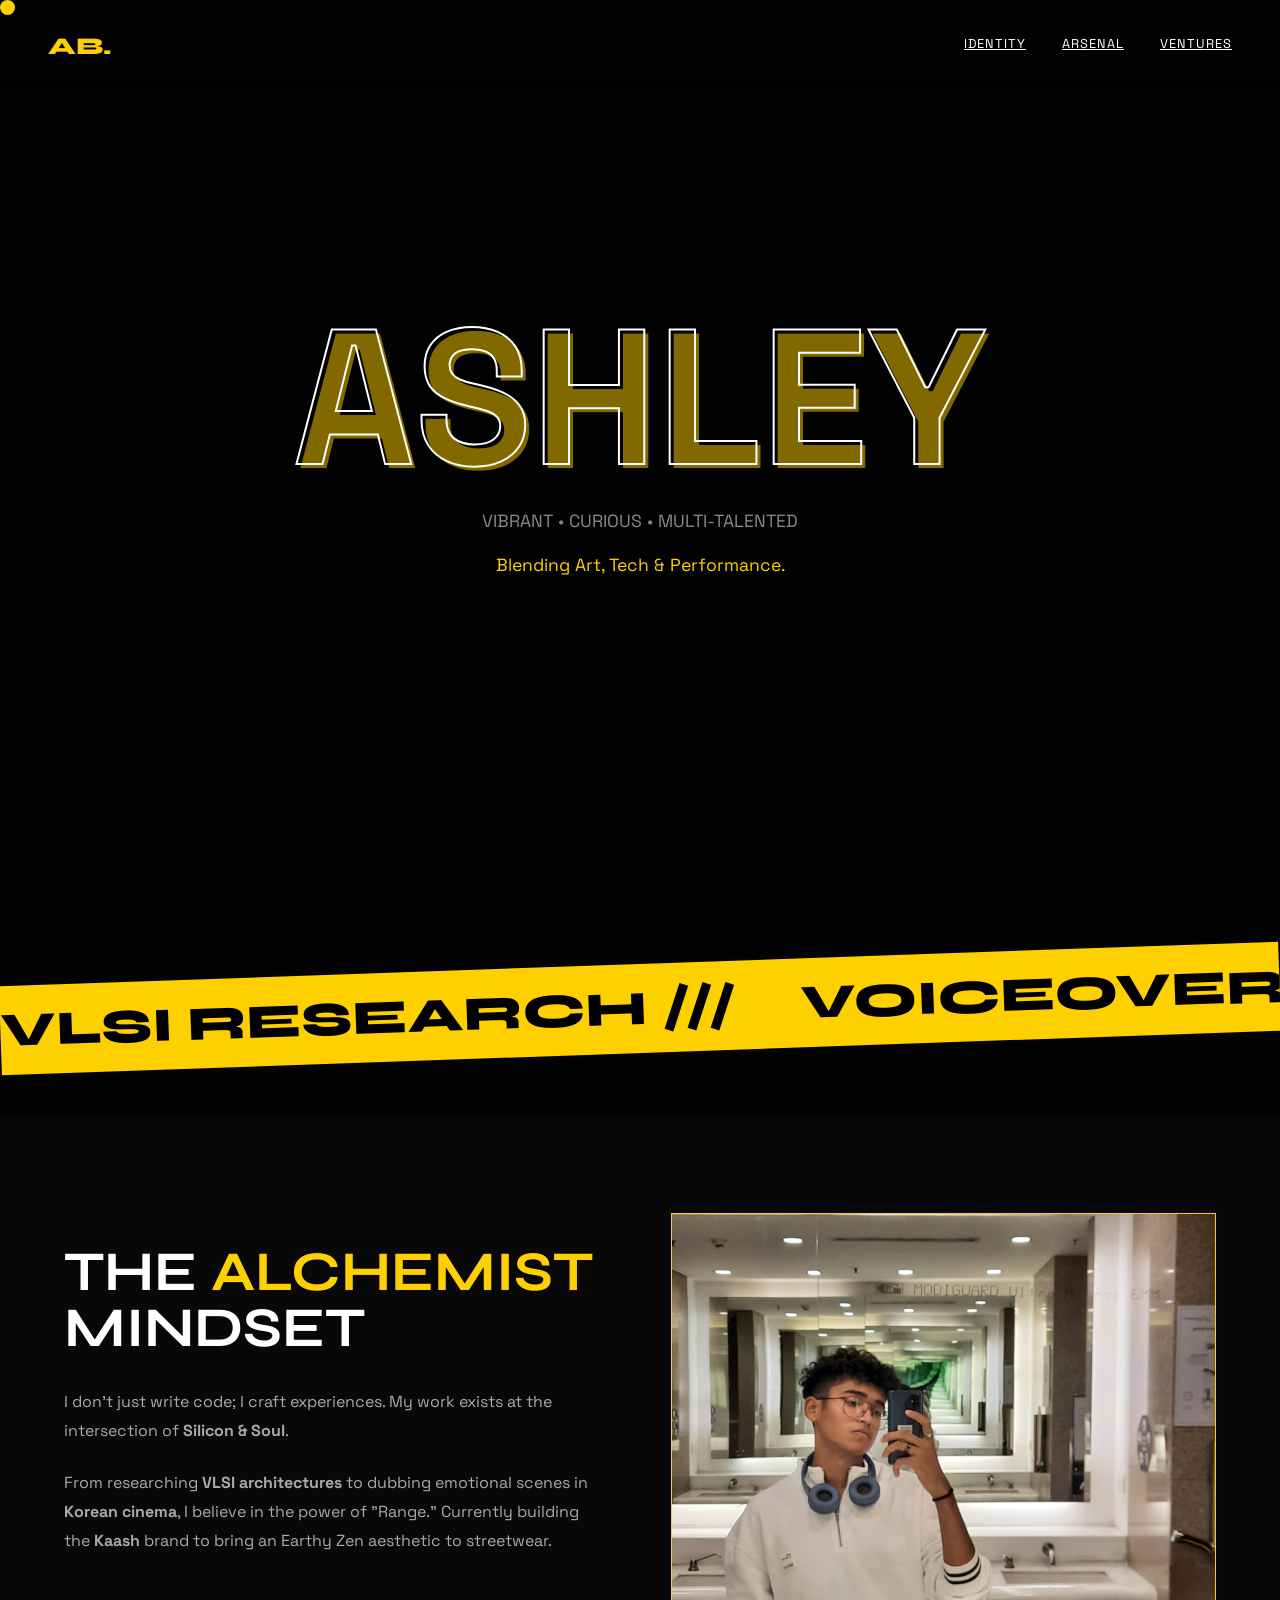
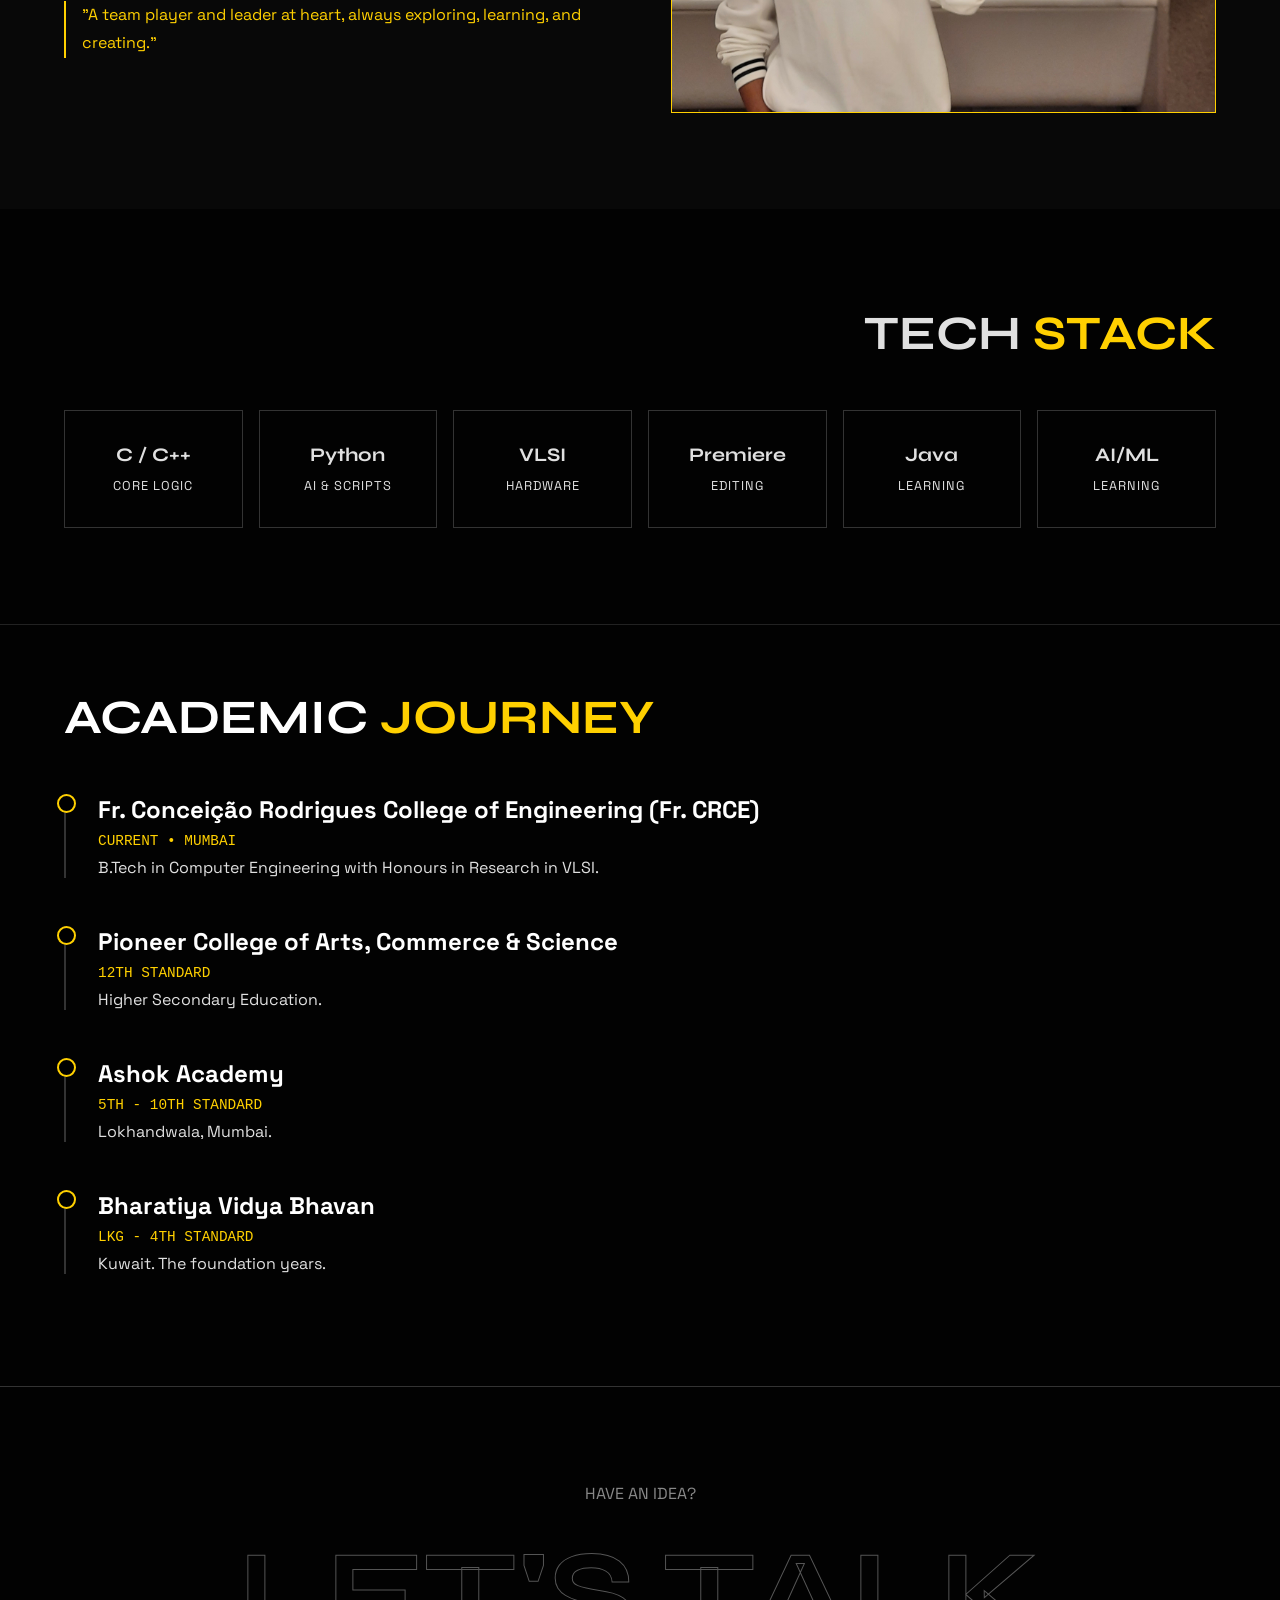
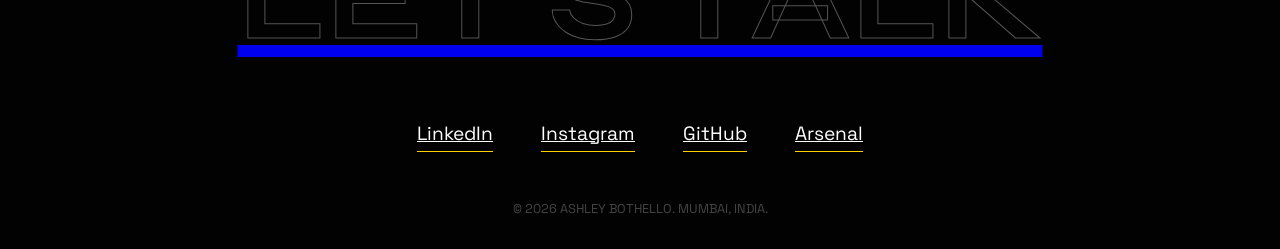
<file: index.html>
<!DOCTYPE html>
<html lang="en">
<head>
    <meta charset="UTF-8">
    <meta name="viewport" content="width=device-width, initial-scale=1.0">
    <title>Ashley Bothello | Portfolio</title>
    <link rel="stylesheet" href="style.css">
</head>
<body>

    <div class="cursor" id="cursor"></div>

    <nav>
        <div class="logo">AB.</div>
        <div class="nav-links">
            <a href="index.html">Identity</a>
            <a href="achievements.html">Arsenal</a>
            <a href="ventures.html">Ventures</a>
        </div>
    </nav>

    <section class="hero">
        <div class="glitch-name">ASHLEY</div>
        <div class="sub-hero">
            <p>VIBRANT • CURIOUS • MULTI-TALENTED</p>
            <p style="margin-top: 1rem; color: var(--gold);">
                Blending Art, Tech & Performance.
            </p>
        </div>
    </section>

    <div class="ticker-wrap">
        <div class="ticker">
            <div class="ticker-item">VLSI RESEARCH ///</div>
            <div class="ticker-item">VOICEOVER ARTIST ///</div>
            <div class="ticker-item">KAASH BRAND ///</div>
            <div class="ticker-item">PUBLIC SPEAKER ///</div>
            <div class="ticker-item">CINEMATOGRAPHY ///</div>
            <div class="ticker-item">WEB DEV ///</div>
        </div>
    </div>

    <section class="vision-section">
        <div class="vision-text">
            <h2>THE <span style="color:var(--gold)">ALCHEMIST</span><br>MINDSET</h2>
            <p>
                I don't just write code; I craft experiences. My work exists at the intersection of 
                <strong>Silicon & Soul</strong>.
            </p>
            <p>
                From researching <strong>VLSI architectures</strong> to dubbing emotional scenes in 
                <strong>Korean cinema</strong>, I believe in the power of "Range." 
                Currently building the <strong>Kaash</strong> brand to bring an Earthy Zen aesthetic to streetwear.
            </p>
            <br>
            <p style="color:var(--gold); border-left: 2px solid var(--gold); padding-left: 1rem;">
                "A team player and leader at heart, always exploring, learning, and creating."
            </p>
        </div>
        
        <div class="vision-img">
            <img src="profile.jpg" alt="Ashley Profile" style="width: 100%; height: 100%; object-fit: cover;">
        </div>
    </section>

    <section class="skills-section">
        <h2 style="font-family:'Syne'; font-size:3rem; text-align:right; margin-bottom: 2rem;">TECH <span style="color:var(--gold)">STACK</span></h2>
        
        <div class="skills-grid">
            <div class="skill-box">
                <h4>C / C++</h4>
                <span>Core Logic</span>
            </div>
            <div class="skill-box">
                <h4>Python</h4>
                <span>AI & Scripts</span>
            </div>
            <div class="skill-box">
                <h4>VLSI</h4>
                <span>Hardware</span>
            </div>
            <div class="skill-box">
                <h4>Premiere</h4>
                <span>Editing</span>
            </div>
            <div class="skill-box">
                <h4>Java</h4>
                <span>Learning</span>
            </div>
            <div class="skill-box">
                <h4>AI/ML</h4>
                <span>Learning</span>
            </div>
        </div>
    </section>

    <section class="timeline">
        <h2>ACADEMIC <span style="color:var(--gold)">JOURNEY</span></h2>

        <div class="checkpoint">
            <h3>Fr. Conceição Rodrigues College of Engineering (Fr. CRCE)</h3>
            <span>CURRENT • MUMBAI</span>
            <p>B.Tech in Computer Engineering with Honours in Research in VLSI.</p>
        </div>

        <div class="checkpoint">
            <h3>Pioneer College of Arts, Commerce & Science</h3>
            <span>12TH STANDARD</span>
            <p>Higher Secondary Education.</p>
        </div>

        <div class="checkpoint">
            <h3>Ashok Academy</h3>
            <span>5TH - 10TH STANDARD</span>
            <p>Lokhandwala, Mumbai.</p>
        </div>

        <div class="checkpoint">
            <h3>Bharatiya Vidya Bhavan</h3>
            <span>LKG - 4TH STANDARD</span>
            <p>Kuwait. The foundation years.</p>
        </div>
    </section>

    <footer class="big-footer">
        <p style="color:#888; margin-bottom:1rem;">HAVE AN IDEA?</p>
        <a href="mailto:ashleybothello2006@gmail.com">
            <h2>LET'S TALK</h2>
        </a>

        <div class="footer-links">
            <a href="#">LinkedIn</a>
            <a href="#">Instagram</a>
            <a href="#">GitHub</a>
            <a href="achievements.html">Arsenal</a>
        </div>

        <p style="color:#444; font-size:0.8rem;">
            © 2026 ASHLEY BOTHELLO. MUMBAI, INDIA.
        </p>
    </footer>

    <script>
        const cursor = document.getElementById("cursor");
        document.addEventListener("mousemove", (e) => {
            cursor.style.left = e.clientX + "px";
            cursor.style.top = e.clientY + "px";
        });
    </script>
</body>
</html>
</file>
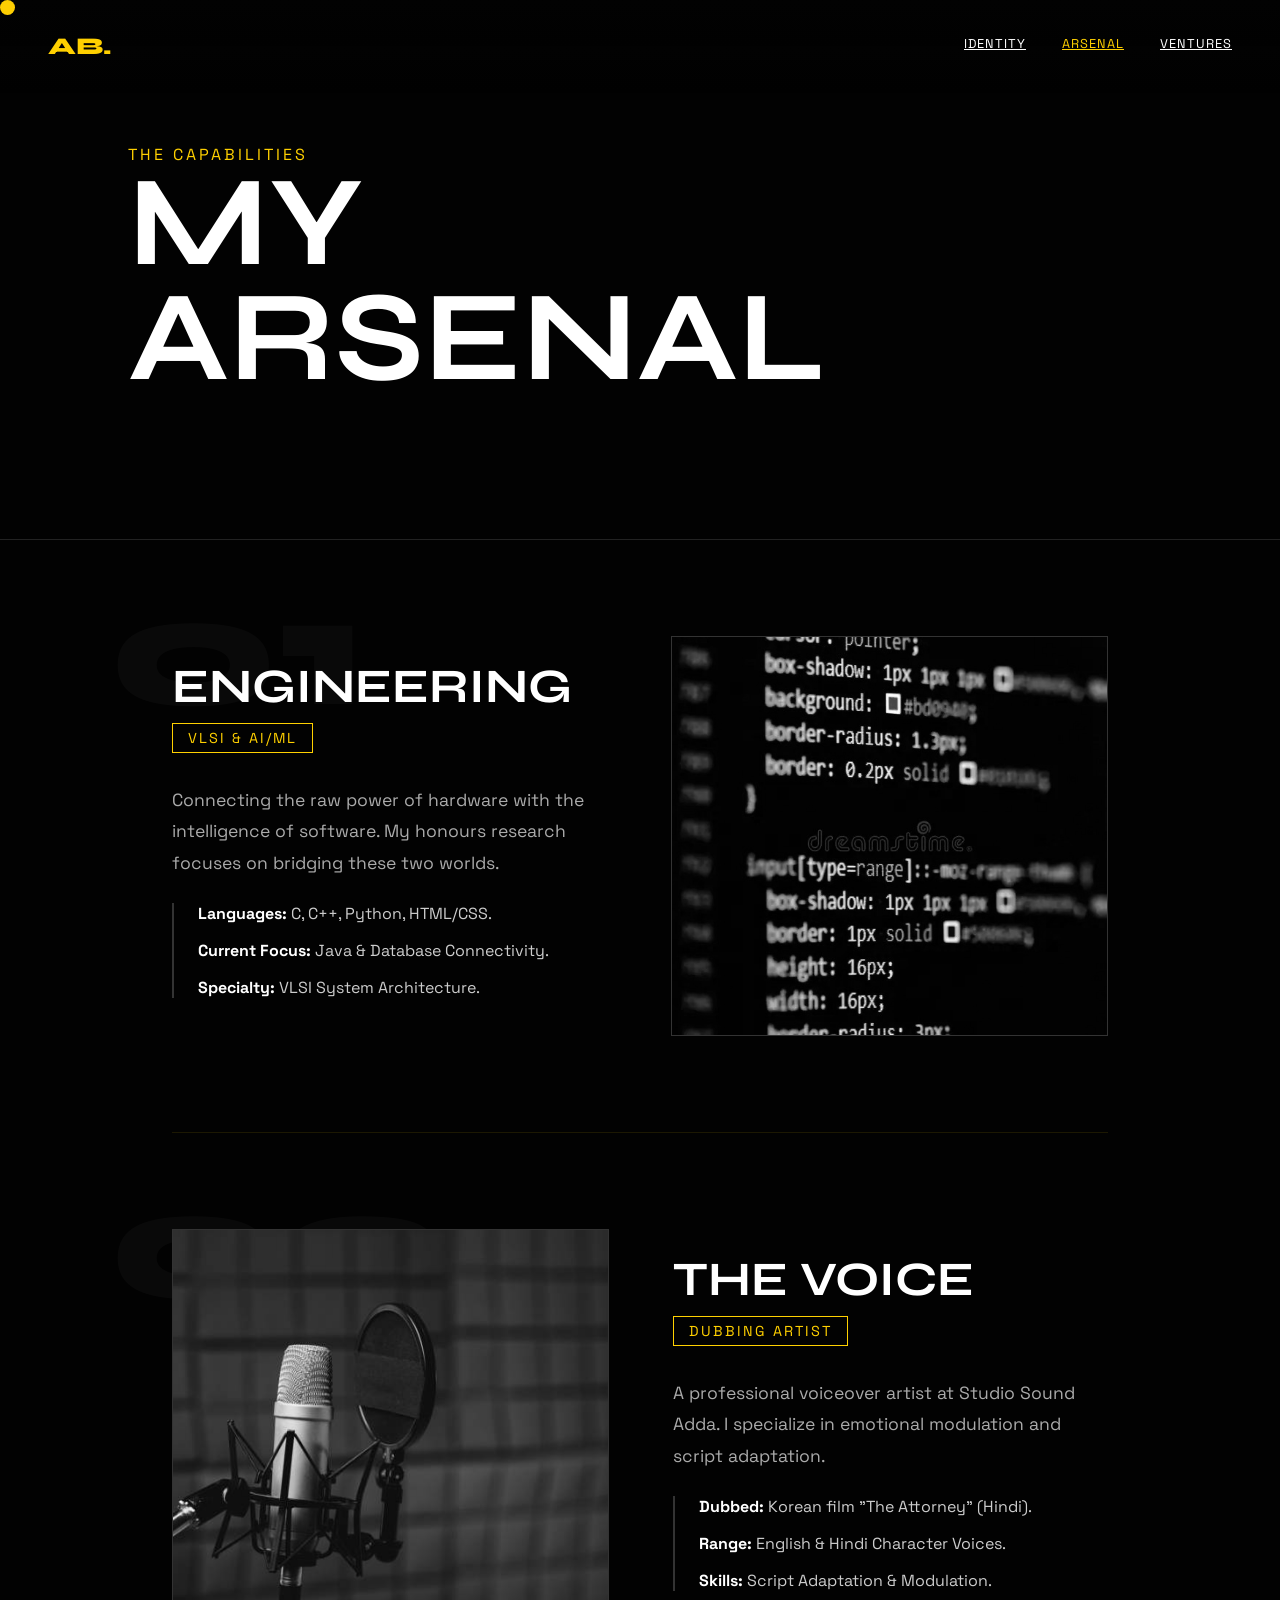
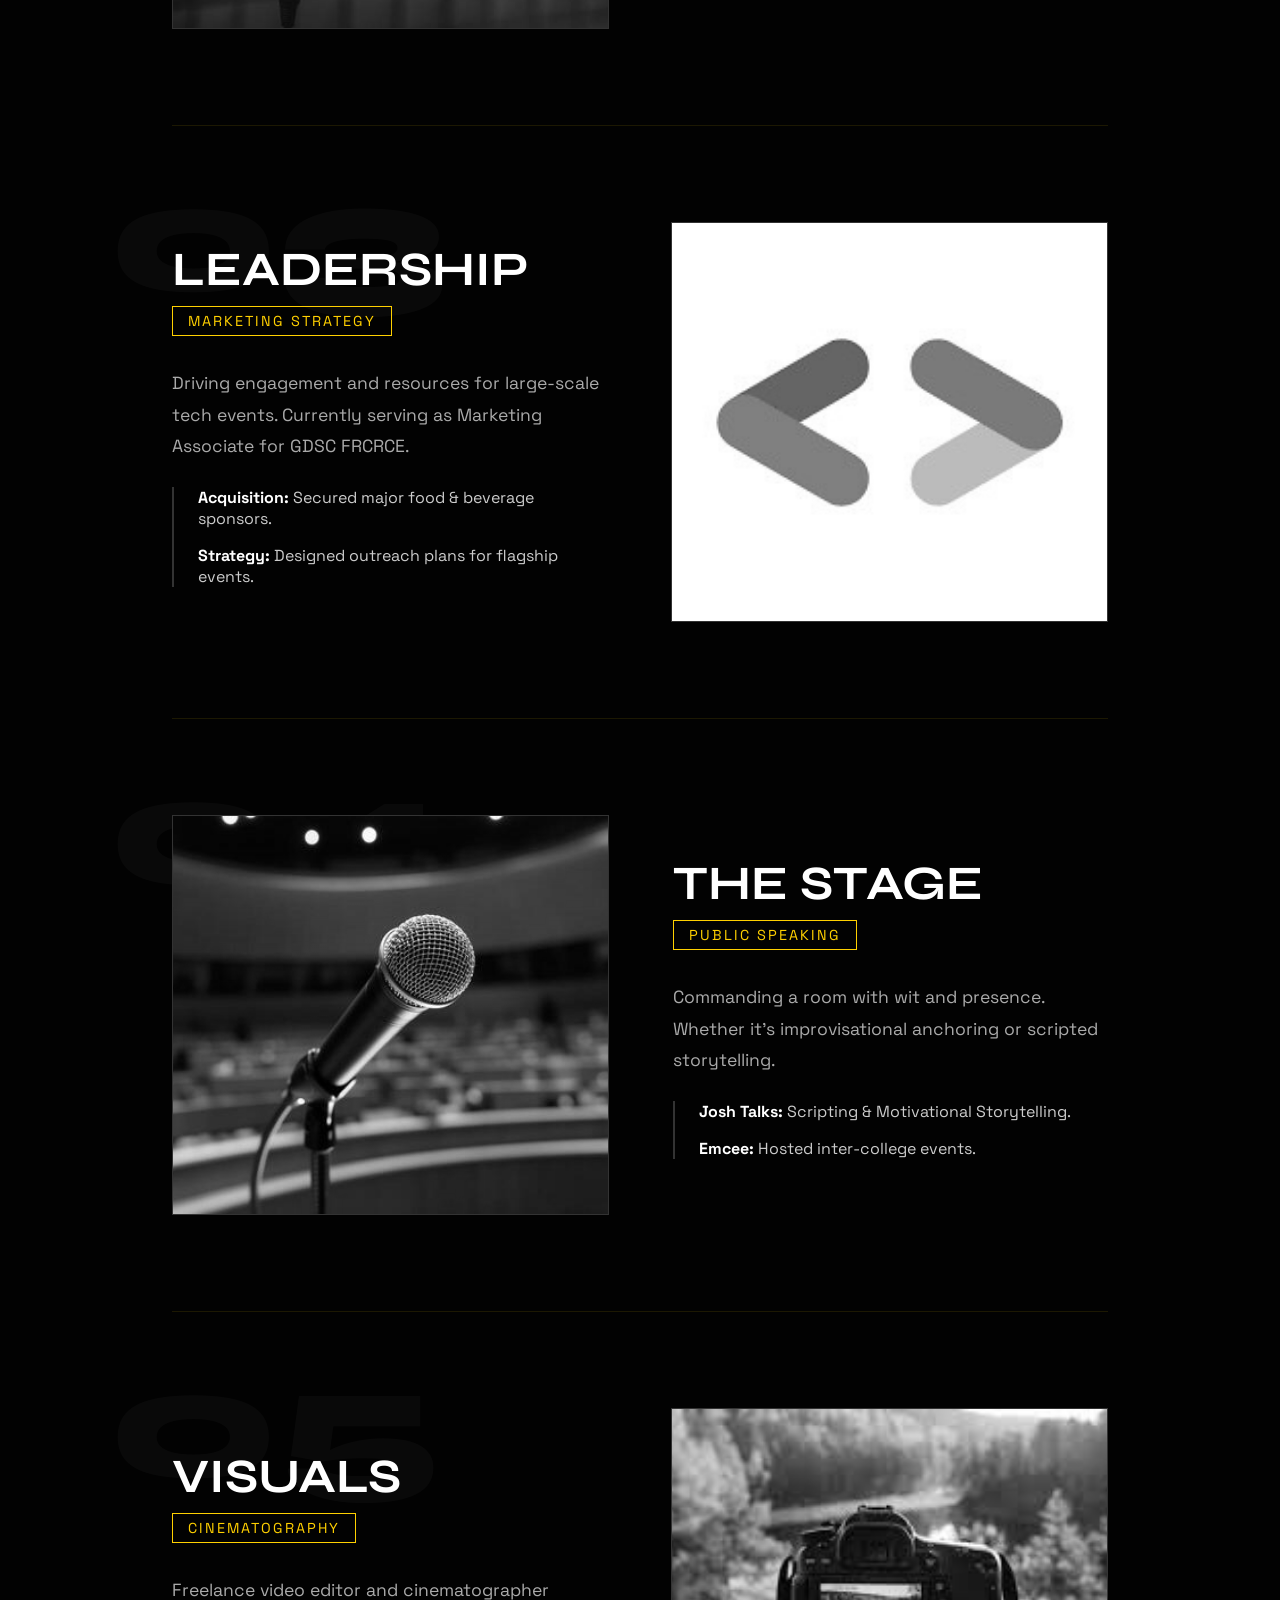
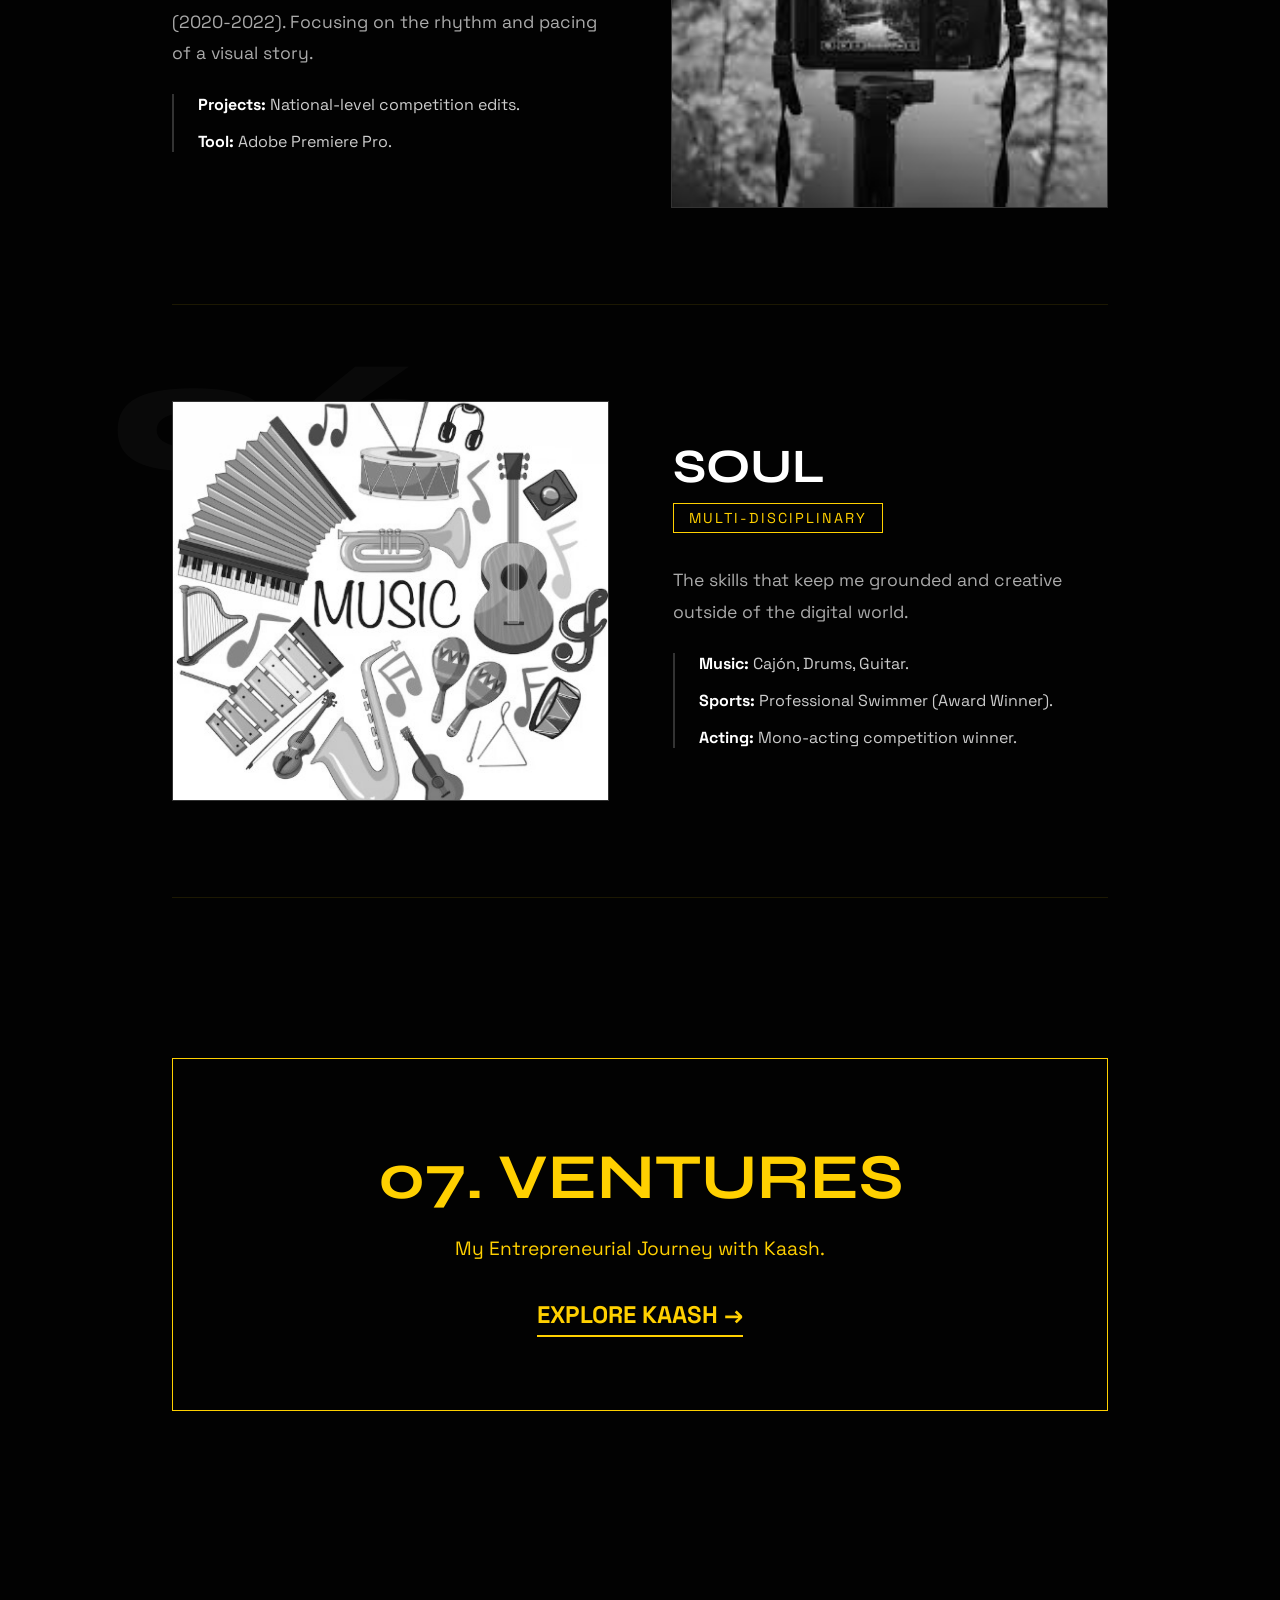
<file: achievements.html>
<!DOCTYPE html>
<html lang="en">
<head>
    <meta charset="UTF-8">
    <meta name="viewport" content="width=device-width, initial-scale=1.0">
    <title>The Arsenal | Ashley Bothello</title>
    <link rel="stylesheet" href="style.css">
    <style>
        /* --- PAGE SPECIFIC STYLES --- */
        .arsenal-container {
            max-width: 1000px;
            margin: 0 auto;
            padding: 0 2rem 8rem 2rem;
        }

        /* FLEXBOX SETTINGS */
        .chapter {
            position: relative;
            padding: 6rem 0;
            border-bottom: 1px solid rgba(255, 215, 0, 0.1);
            display: flex;
            align-items: center;
            gap: 4rem;
            
            /* ANIMATION STARTING STATE */
            opacity: 0;
            transform: translateY(50px);
            transition: all 0.8s ease-out;
        }

        /* REVEAL STATE (Triggered by JS) */
        .chapter.visible {
            opacity: 1;
            transform: translateY(0);
        }

        .chapter-num {
            position: absolute;
            top: 2rem;
            left: -4rem;
            font-family: 'Syne', sans-serif;
            font-size: 10rem;
            font-weight: 800;
            color: rgba(255, 255, 255, 0.03);
            z-index: -1;
            line-height: 1;
        }

        .chapter-content {
            flex: 1;
            position: relative;
            z-index: 2;
        }

        .chapter h2 {
            font-family: 'Syne', sans-serif;
            font-size: 3rem;
            color: #fff;
            margin-bottom: 0.5rem;
            text-transform: uppercase;
        }

        .chapter-role {
            font-family: 'Space Grotesk', sans-serif;
            color: var(--gold);
            text-transform: uppercase;
            letter-spacing: 2px;
            font-size: 0.9rem;
            margin-bottom: 2rem;
            display: inline-block;
            border: 1px solid var(--gold);
            padding: 5px 15px;
        }

        .chapter p {
            color: #aaa;
            line-height: 1.8;
            font-size: 1.1rem;
            margin-bottom: 1.5rem;
        }

        .spec-list {
            list-style: none;
            border-left: 2px solid #333;
            padding-left: 1.5rem;
        }

        .spec-list li {
            margin-bottom: 1rem;
            color: #ccc;
            font-size: 1rem;
        }

        .spec-list strong { color: #fff; }

        .chapter-img {
            flex: 1;
            min-width: 300px;
            height: 400px;
            object-fit: cover;
            border: 1px solid #333;
            filter: grayscale(100%);
            transition: 0.5s;
        }

        .chapter:hover .chapter-img {
            filter: grayscale(0%);
            border-color: var(--gold);
        }

        /* --- KAASH HOVER EFFECT --- */
        .ventures-box {
            border: 1px solid var(--gold); 
            padding: 5rem 2rem; 
            margin-top: 4rem; 
            color: var(--gold);
            transition: 0.4s ease-in-out;
            cursor: pointer;
        }

        .ventures-box h2, .ventures-box p, .ventures-box a {
            transition: 0.4s ease-in-out;
            color: var(--gold);
        }
        
        /* When Hovered */
        .ventures-box:hover {
            background-color: var(--gold);
            transform: scale(1.02);
        }

        .ventures-box:hover h2, 
        .ventures-box:hover p, 
        .ventures-box:hover a {
            color: #000 !important;
        }
        
        .ventures-box:hover a {
            border-color: #000 !important;
        }

        /* MOBILE FIX */
        @media (max-width: 768px) {
            .chapter { flex-direction: column-reverse !important; text-align: left; padding: 4rem 0; gap: 2rem; }
            .chapter-num { font-size: 6rem; top: 0; left: 0; }
            .chapter-img { width: 100%; height: 250px; }
        }
    </style>
</head>
<body>

    <div class="cursor" id="cursor"></div>

    <nav>
        <div class="logo">AB.</div>
        <div class="nav-links">
            <a href="index.html">Identity</a>
            <a href="achievements.html" style="color:var(--gold);">Arsenal</a>
            <a href="ventures.html">Ventures</a>
        </div>
    </nav>

    <header style="height: 60vh; display: flex; flex-direction: column; justify-content: center; padding-left: 10%; border-bottom: 1px solid #222;">
        <p style="color: var(--gold); letter-spacing: 3px; text-transform: uppercase;">The Capabilities</p>
        <h1 style="font-family: 'Syne'; font-size: clamp(4rem, 10vw, 8rem); color: #fff; line-height: 0.9;">
            MY <br> ARSENAL
        </h1>
    </header>

    <div class="arsenal-container">

        <div class="chapter reveal">
            <div class="chapter-num">01</div>
            <div class="chapter-content">
                <h2>Engineering</h2>
                <span class="chapter-role">VLSI & AI/ML</span>
                <p>
                    Connecting the raw power of hardware with the intelligence of software. 
                    My honours research focuses on bridging these two worlds.
                </p>
                <ul class="spec-list">
                    <li><strong>Languages:</strong> C, C++, Python, HTML/CSS.</li>
                    <li><strong>Current Focus:</strong> Java & Database Connectivity.</li>
                    <li><strong>Specialty:</strong> VLSI System Architecture.</li>
                </ul>
            </div>
            <img src="code.jpg" class="chapter-img" alt="Code">
        </div>

        <div class="chapter reveal">
            <div class="chapter-num">02</div>
            <img src="voice.jpg" class="chapter-img" alt="Voice Artist">
            <div class="chapter-content">
                <h2>The Voice</h2>
                <span class="chapter-role">Dubbing Artist</span>
                <p>
                    A professional voiceover artist at Studio Sound Adda. I specialize in 
                    emotional modulation and script adaptation.
                </p>
                <ul class="spec-list">
                    <li><strong>Dubbed:</strong> Korean film "The Attorney" (Hindi).</li>
                    <li><strong>Range:</strong> English & Hindi Character Voices.</li>
                    <li><strong>Skills:</strong> Script Adaptation & Modulation.</li>
                </ul>
            </div>
            
        </div>

        <div class="chapter reveal">
            <div class="chapter-num">03</div>
            <div class="chapter-content">
                <h2>Leadership</h2>
                <span class="chapter-role">Marketing Strategy</span>
                <p>
                    Driving engagement and resources for large-scale tech events.
                    Currently serving as Marketing Associate for GDSC FRCRCE.
                </p>
                <ul class="spec-list">
                    <li><strong>Acquisition:</strong> Secured major food & beverage sponsors.</li>
                    <li><strong>Strategy:</strong> Designed outreach plans for flagship events.</li>
                </ul>
            </div>
            <img src="gdsc.jpg" class="chapter-img" alt="GDSC">
        </div>

        <div class="chapter reveal">
            <div class="chapter-num">04</div>
            <img src="mic.jpg" class="chapter-img" alt="Microphone">
            <div class="chapter-content">
                <h2>The Stage</h2>
                <span class="chapter-role">Public Speaking</span>
                <p>
                    Commanding a room with wit and presence. Whether it's improvisational 
                    anchoring or scripted storytelling.
                </p>
                <ul class="spec-list">
                    <li><strong>Josh Talks:</strong> Scripting & Motivational Storytelling.</li>
                    <li><strong>Emcee:</strong> Hosted inter-college events.</li>
                </ul>
            </div>
            
        </div>

        <div class="chapter reveal">
            <div class="chapter-num">05</div>
            
            
            <div class="chapter-content">
                <h2>Visuals</h2>
                <span class="chapter-role">Cinematography</span>
                <p>
                    Freelance video editor and cinematographer (2020-2022). 
                    Focusing on the rhythm and pacing of a visual story.
                </p>
                <ul class="spec-list">
                    <li><strong>Projects:</strong> National-level competition edits.</li>
                    <li><strong>Tool:</strong> Adobe Premiere Pro.</li>
                </ul>
            </div>
            <img src="film.jpg" class="chapter-img" alt="Film">
        </div>

        <div class="chapter reveal">
            <div class="chapter-num">06</div>
            <img src="art.jpg" class="chapter-img" alt="Art">
            
            <div class="chapter-content">
                <h2>Soul</h2>
                <span class="chapter-role">Multi-Disciplinary</span>
                <p>
                    The skills that keep me grounded and creative outside of the digital world.
                </p>
                <ul class="spec-list">
                    <li><strong>Music:</strong> Cajón, Drums, Guitar.</li>
                    <li><strong>Sports:</strong> Professional Swimmer (Award Winner).</li>
                    <li><strong>Acting:</strong> Mono-acting competition winner.</li>
                </ul>
            </div>
        </div>

        <div class="chapter reveal" style="border:none; display: block; text-align: center;">
            <div class="ventures-box" onclick="window.location.href='ventures.html'">
                <h2 style="font-size: 4rem; margin-bottom: 1rem;">07. VENTURES</h2>
                <p style="margin-bottom: 2rem; font-family: 'Space Grotesk'; font-size: 1.2rem;">
                    My Entrepreneurial Journey with Kaash.
                </p>
                <a href="ventures.html" style="text-decoration: none; border-bottom: 2px solid var(--gold); font-size: 1.5rem; font-weight: bold; padding-bottom: 5px;">
                    EXPLORE KAASH &rarr;
                </a>
            </div>
        </div>

    </div>

    <script>
        const cursor = document.getElementById("cursor");
        document.addEventListener("mousemove", (e) => {
            cursor.style.left = e.clientX + "px";
            cursor.style.top = e.clientY + "px";
        });

        const observer = new IntersectionObserver((entries) => {
            entries.forEach(entry => {
                if (entry.isIntersecting) {
                    entry.target.classList.add('visible');
                }
            });
        }, { threshold: 0.1 });

        document.querySelectorAll('.reveal').forEach((el) => {
            observer.observe(el);
        });
    </script>
</body>
</html>
</file>
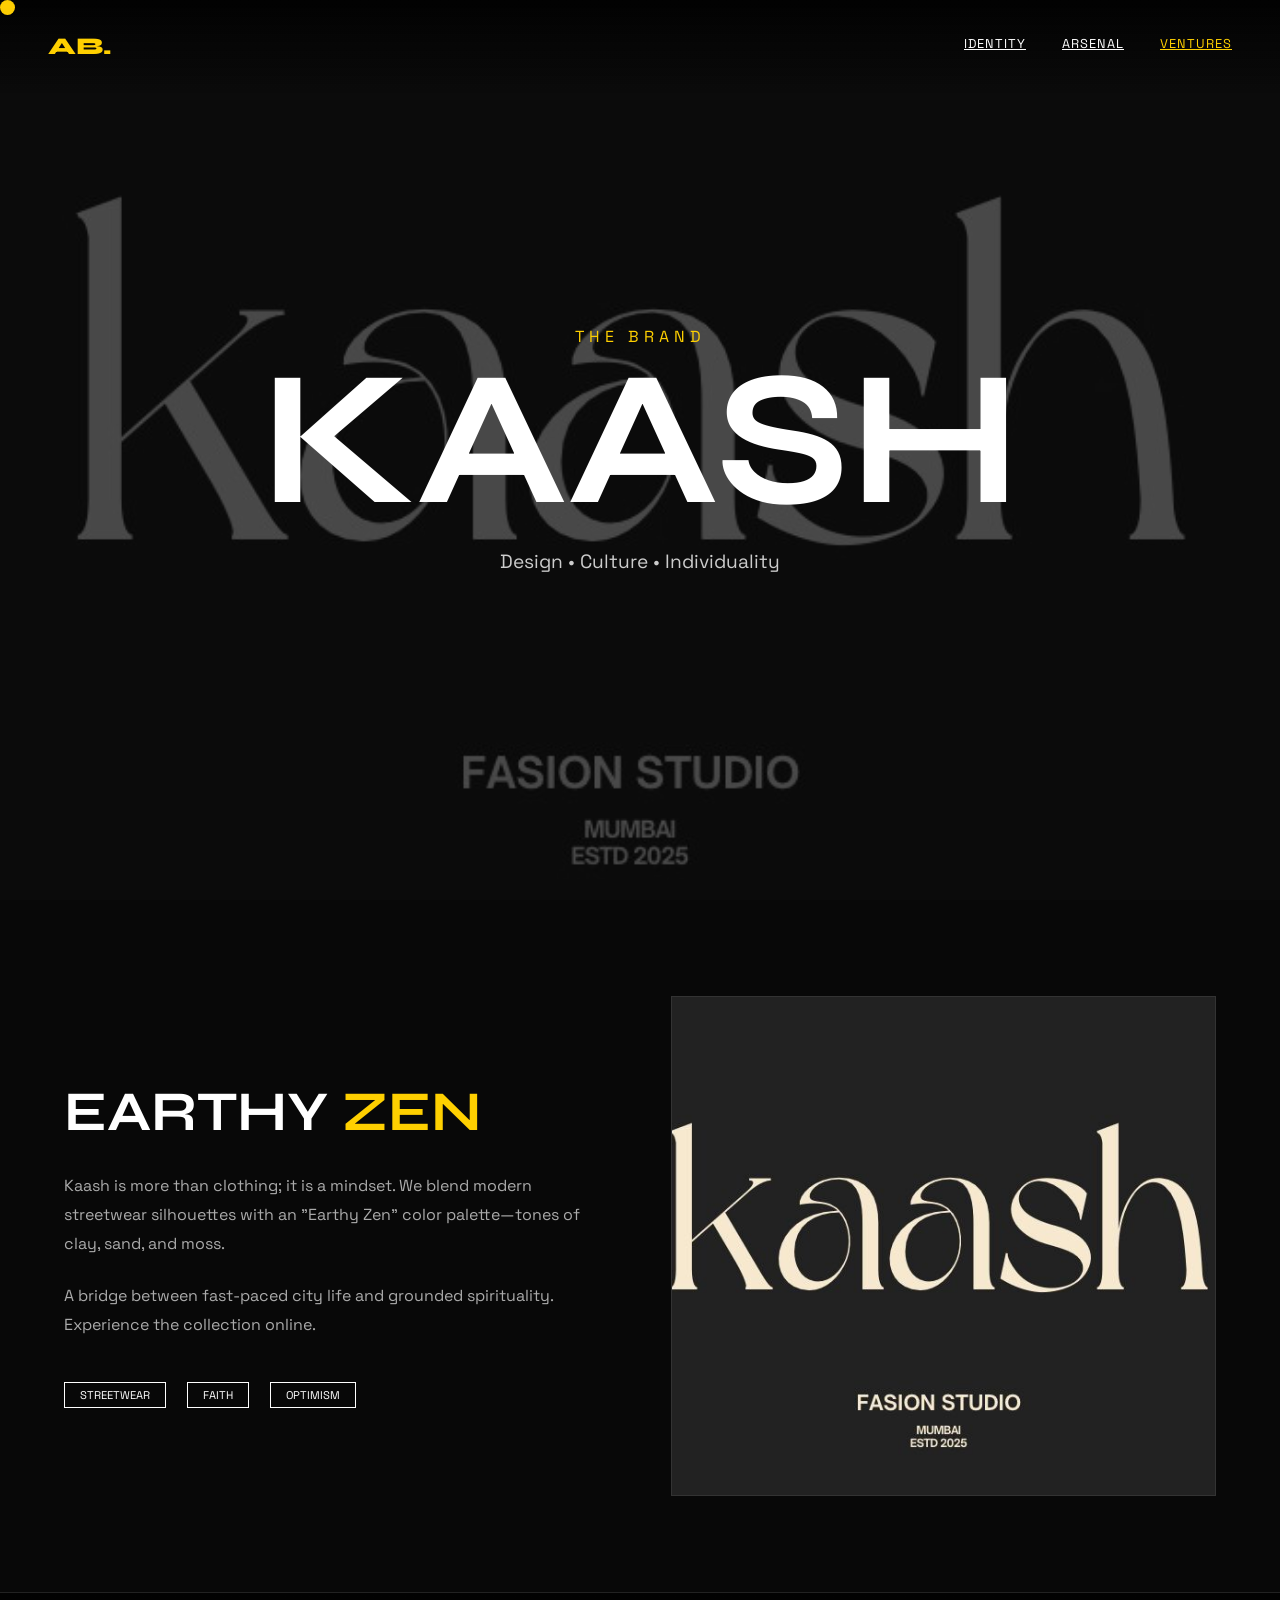
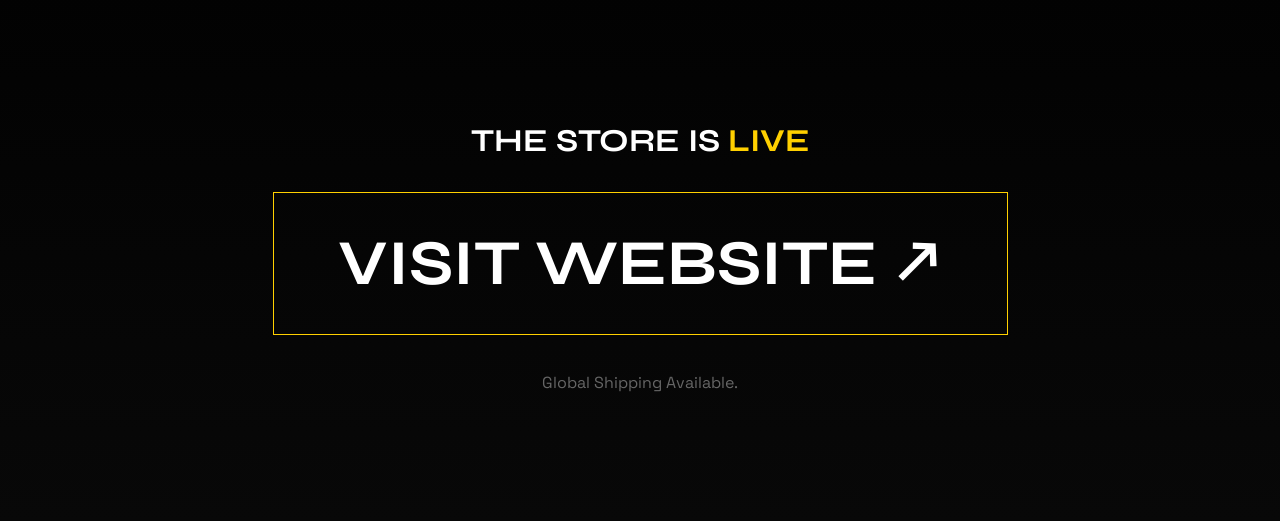
<file: ventures.html>
<!DOCTYPE html>
<html lang="en">
<head>
    <meta charset="UTF-8">
    <meta name="viewport" content="width=device-width, initial-scale=1.0">
    <title>Ventures | Kaash</title>
    <link rel="stylesheet" href="style.css">
</head>
<body>

    <div class="cursor" id="cursor"></div>

    <nav>
        <div class="logo">AB.</div>
        <div class="nav-links">
            <a href="index.html">Identity</a>
            <a href="achievements.html">Arsenal</a>
            <a href="ventures.html" style="color:var(--gold);">Ventures</a>
        </div>
    </nav>

    <section style="height: 100vh; display: flex; align-items: center; justify-content: center; position: relative; overflow: hidden;">
        <div style="position: absolute; top:0; left:0; width:100%; height:100%; z-index:-1; opacity:0.3;">
            <img src="kaash.jpg" style="width:100%; height:100%; object-fit:cover; filter: grayscale(100%);">
        </div>
        
        <div style="text-align: center; padding: 2rem;">
            <p style="letter-spacing: 5px; color: var(--gold); text-transform: uppercase; margin-bottom: 1rem;">The Brand</p>
            <h1 style="font-family: 'Syne'; font-size: clamp(5rem, 15vw, 12rem); color: #fff; line-height: 0.8;">KAASH</h1>
            <p style="font-family: 'Space Grotesk'; color: #ccc; margin-top: 2rem; font-size: 1.2rem;">
                Design • Culture • Individuality
            </p>
        </div>
    </section>

    <section class="vision-section">
        <div class="vision-text">
            <h2>EARTHY <span style="color:var(--gold)">ZEN</span></h2>
            <p>
                Kaash is more than clothing; it is a mindset. We blend modern streetwear silhouettes with an 
                "Earthy Zen" color palette—tones of clay, sand, and moss.
            </p>
            <p>
                A bridge between fast-paced city life and grounded spirituality. 
                Experience the collection online.
            </p>
            
            <div style="margin-top: 2rem; display: flex; gap: 1rem;">
                <div class="tag" style="border-color: #fff; color: #fff;">Streetwear</div>
                <div class="tag" style="border-color: #fff; color: #fff;">Faith</div>
                <div class="tag" style="border-color: #fff; color: #fff;">Optimism</div>
            </div>
        </div>

        <div class="vision-img" style="border-color: #333;">
            <img src="kaash.jpg" style="width:100%; height:100%; object-fit:cover;">
        </div>
    </section>

    <section style="padding: 8rem 4rem; text-align: center; border-top: 1px solid #222; background: linear-gradient(to top, #080808, #020202);">
        <h2 style="font-family: 'Syne'; font-size: 2rem; color: #fff; margin-bottom: 2rem;">THE STORE IS <span style="color:var(--gold)">LIVE</span></h2>
        
        <a href="https://thekaashstore.com" target="_blank" style="text-decoration: none;">
            <div style="
                border: 1px solid var(--gold); 
                padding: 2rem 4rem; 
                display: inline-block; 
                transition: 0.4s;
                position: relative;
                overflow: hidden;
                background: transparent;
            " onmouseover="this.style.background='var(--gold)'; this.querySelector('h3').style.color='#000'" onmouseout="this.style.background='transparent'; this.querySelector('h3').style.color='#fff'">
                
                <h3 style="font-family: 'Syne'; font-size: clamp(2rem, 5vw, 4rem); color: #fff; margin: 0; transition: 0.3s;">
                    VISIT WEBSITE &nearr;
                </h3>
            </div>
        </a>

        <p style="color: #666; margin-top: 2rem; font-family: 'Space Grotesk';">
            Global Shipping Available.
        </p>
    </section>

    <script>
        const cursor = document.getElementById("cursor");
        document.addEventListener("mousemove", (e) => {
            cursor.style.left = e.clientX + "px";
            cursor.style.top = e.clientY + "px";
        });
    </script>
</body>
</html>
</file>
<file: style.css>
/* --- IMPORTS --- */
/* Importing futuristic and elegant fonts */
@import url('https://fonts.googleapis.com/css2?family=Italiana&family=Space+Grotesk:wght@300;400;700&family=Syne:wght@400;800&display=swap');

:root {
    --bg: #020202;
    --gold: #FFD000;
    --gold-dim: #9C7C00;
    --text: #E0E0E0;
    --glass: rgba(25, 25, 25, 0.6);
    --border: 1px solid rgba(255, 208, 0, 0.15);
}

* { margin: 0; padding: 0; box-sizing: border-box; cursor: none; }

body {
    background: var(--bg);
    color: var(--text);
    font-family: 'Space Grotesk', sans-serif;
    overflow-x: hidden;
}

/* --- CURSOR --- */
.cursor {
    width: 15px; height: 15px;
    background: var(--gold);
    border-radius: 50%;
    position: fixed;
    pointer-events: none;
    z-index: 9999;
    mix-blend-mode: difference;
    transition: transform 0.1s;
}

/* --- NAV --- */
nav {
    display: flex;
    justify-content: space-between;
    padding: 2rem 3rem;
    position: fixed;
    width: 100%;
    z-index: 100;
    background: linear-gradient(to bottom, #020202 0%, transparent 100%);
}

.logo { font-family: 'Syne', sans-serif; font-weight: 800; color: var(--gold); font-size: 1.5rem; }
.nav-links a { margin-left: 2rem; text-transform: uppercase; font-size: 0.8rem; letter-spacing: 1px; color: #fff; }
.nav-links a:hover { color: var(--gold); text-decoration: line-through; }

/* --- HERO SECTION --- */
.hero {
    height: 100vh;
    display: flex;
    flex-direction: column;
    justify-content: center;
    align-items: center;
    text-align: center;
    position: relative;
}

/* THE GLITCH NAME ANIMATION */
.glitch-name {
    font-size: clamp(4rem, 15vw, 12rem);
    font-weight: 800;
    line-height: 0.8;
    text-transform: uppercase;
    color: transparent;
    -webkit-text-stroke: 2px #fff;
    position: relative;
    animation: fontShifter 3s infinite steps(1); 
}

.glitch-name::before {
    content: "ASHLEY";
    position: absolute;
    top: 0; left: 0;
    color: var(--gold);
    -webkit-text-stroke: 0;
    opacity: 0.5;
    transform: translate(4px, 4px);
    z-index: -1;
}

@keyframes fontShifter {
    0% { font-family: 'Syne', sans-serif; -webkit-text-stroke: 2px #fff; }
    33% { font-family: 'Italiana', serif; -webkit-text-stroke: 1px var(--gold); }
    66% { font-family: 'Courier New', monospace; -webkit-text-stroke: 2px #fff; }
}

.sub-hero {
    margin-top: 2rem;
    max-width: 600px;
    font-size: 1.1rem;
    color: #888;
    line-height: 1.6;
}

/* --- SCROLLING TICKER --- */
.ticker-wrap {
    width: 100%;
    overflow: hidden;
    background: var(--gold);
    padding: 1rem 0;
    margin: 4rem 0;
    transform: rotate(-2deg);
}

.ticker {
    display: flex;
    animation: ticker 20s linear infinite;
}

.ticker-item {
    font-family: 'Syne', sans-serif;
    font-size: 3rem;
    color: #000;
    font-weight: 800;
    white-space: nowrap;
    margin-right: 4rem;
    text-transform: uppercase;
}

@keyframes ticker { 0% { transform: translateX(0); } 100% { transform: translateX(-100%); } }

/* --- TIMELINE --- */
.timeline { padding: 4rem; border-top: 1px solid #222; }
.timeline h2 { font-family: 'Syne'; font-size: 3rem; margin-bottom: 3rem; color: #fff; }

.checkpoint {
    border-left: 2px solid #333;
    padding-left: 2rem;
    margin-bottom: 3rem;
    position: relative;
}

.checkpoint::before {
    content: '';
    width: 15px; height: 15px;
    background: #000;
    border: 2px solid var(--gold);
    border-radius: 50%;
    position: absolute;
    left: -9px; top: 0;
    transition: 0.3s;
}

.checkpoint:hover::before { background: var(--gold); box-shadow: 0 0 20px var(--gold); }

.checkpoint h3 { font-size: 1.5rem; color: #fff; }
.checkpoint span { color: var(--gold); font-family: 'Courier New'; font-size: 0.9rem; display: block; margin: 0.5rem 0; }

/* --- BENTO GRID (ACHIEVEMENTS) --- */
.bento-grid {
    display: grid;
    grid-template-columns: repeat(auto-fit, minmax(300px, 1fr));
    gap: 1.5rem;
    padding: 2rem 4rem;
    max-width: 1600px;
    margin: 0 auto;
}

.card {
    background: var(--glass);
    border: var(--border);
    padding: 2.5rem;
    border-radius: 0;
    transition: 0.4s;
    position: relative;
    overflow: hidden;
    backdrop-filter: blur(10px);
}

.card:hover {
    transform: translateY(-5px);
    border-color: var(--gold);
    background: rgba(255, 208, 0, 0.05);
}

.card h2 { font-family: 'Syne'; font-size: 2rem; margin-bottom: 1rem; color: #fff; }
.card p { color: #aaa; font-size: 0.95rem; line-height: 1.6; margin-bottom: 1rem; }
.card ul { list-style: none; }
.card li { margin-bottom: 0.5rem; color: #ddd; font-size: 0.9rem; display: flex; align-items: center; }
.card li::before { content: '•'; color: var(--gold); margin-right: 10px; font-size: 1.5rem; }

.tag {
    display: inline-block;
    padding: 5px 15px;
    border: 1px solid #444;
    color: #888;
    font-size: 0.7rem;
    text-transform: uppercase;
    margin-right: 5px;
    margin-top: 10px;
}

/* Card Sizes */
.wide { grid-column: span 2; }
@media (max-width: 900px) { .wide { grid-column: span 1; } .glitch-name { font-size: 4rem; } }

/* --- NEW SECTION: THE VISION (About) --- */
.vision-section {
    display: flex;
    flex-wrap: wrap;
    padding: 6rem 4rem;
    align-items: center;
    gap: 4rem;
    background: #080808; /* Slightly lighter black */
}

.vision-text {
    flex: 1;
    min-width: 300px;
}

.vision-text h2 {
    font-family: 'Syne', sans-serif;
    font-size: 3.5rem;
    margin-bottom: 2rem;
    line-height: 1;
    color: #fff;
}

.vision-text p {
    color: #aaa;
    margin-bottom: 1.5rem;
    font-size: 1rem;
    line-height: 1.8;
}

.vision-img {
    flex: 1;
    min-width: 300px;
    height: 500px;
    border: 1px solid var(--gold);
    position: relative;
}

/* This creates a "solid" block if you don't have an image yet */
.vision-placeholder {
    width: 100%; height: 100%;
    background: repeating-linear-gradient(
        45deg,
        #111,
        #111 10px,
        #222 10px,
        #222 20px
    );
    display: flex;
    align-items: center;
    justify-content: center;
    color: var(--gold);
    font-family: 'Courier New';
}

/* --- NEW SECTION: SKILL MATRIX --- */
.skills-section {
    padding: 6rem 4rem;
}

.skills-grid {
    display: grid;
    grid-template-columns: repeat(auto-fit, minmax(150px, 1fr));
    gap: 1rem;
    margin-top: 3rem;
}

.skill-box {
    border: 1px solid #333;
    padding: 2rem;
    text-align: center;
    transition: 0.3s;
}

.skill-box:hover {
    background: var(--gold);
    color: #000;
    transform: translateY(-5px);
}

.skill-box h4 { font-size: 1.2rem; margin-bottom: 0.5rem; font-family: 'Syne'; }
.skill-box span { font-size: 0.8rem; text-transform: uppercase; letter-spacing: 1px; }

/* --- NEW SECTION: MASSIVE FOOTER --- */
.big-footer {
    padding: 6rem 4rem 2rem 4rem;
    border-top: 1px solid #333;
    text-align: center;
}

.big-footer h2 {
    font-size: clamp(3rem, 10vw, 8rem);
    font-family: 'Syne';
    text-transform: uppercase;
    color: transparent;
    -webkit-text-stroke: 1px #555;
    transition: 0.5s;
    cursor: pointer;
}

.big-footer h2:hover {
    color: var(--gold);
    -webkit-text-stroke: 0px;
}

.footer-links {
    display: flex;
    justify-content: center;
    gap: 3rem;
    margin-top: 3rem;
    margin-bottom: 3rem;
}

.footer-links a {
    font-size: 1.2rem;
    color: #fff;
    border-bottom: 1px solid var(--gold);
    padding-bottom: 5px;
}
</file>
